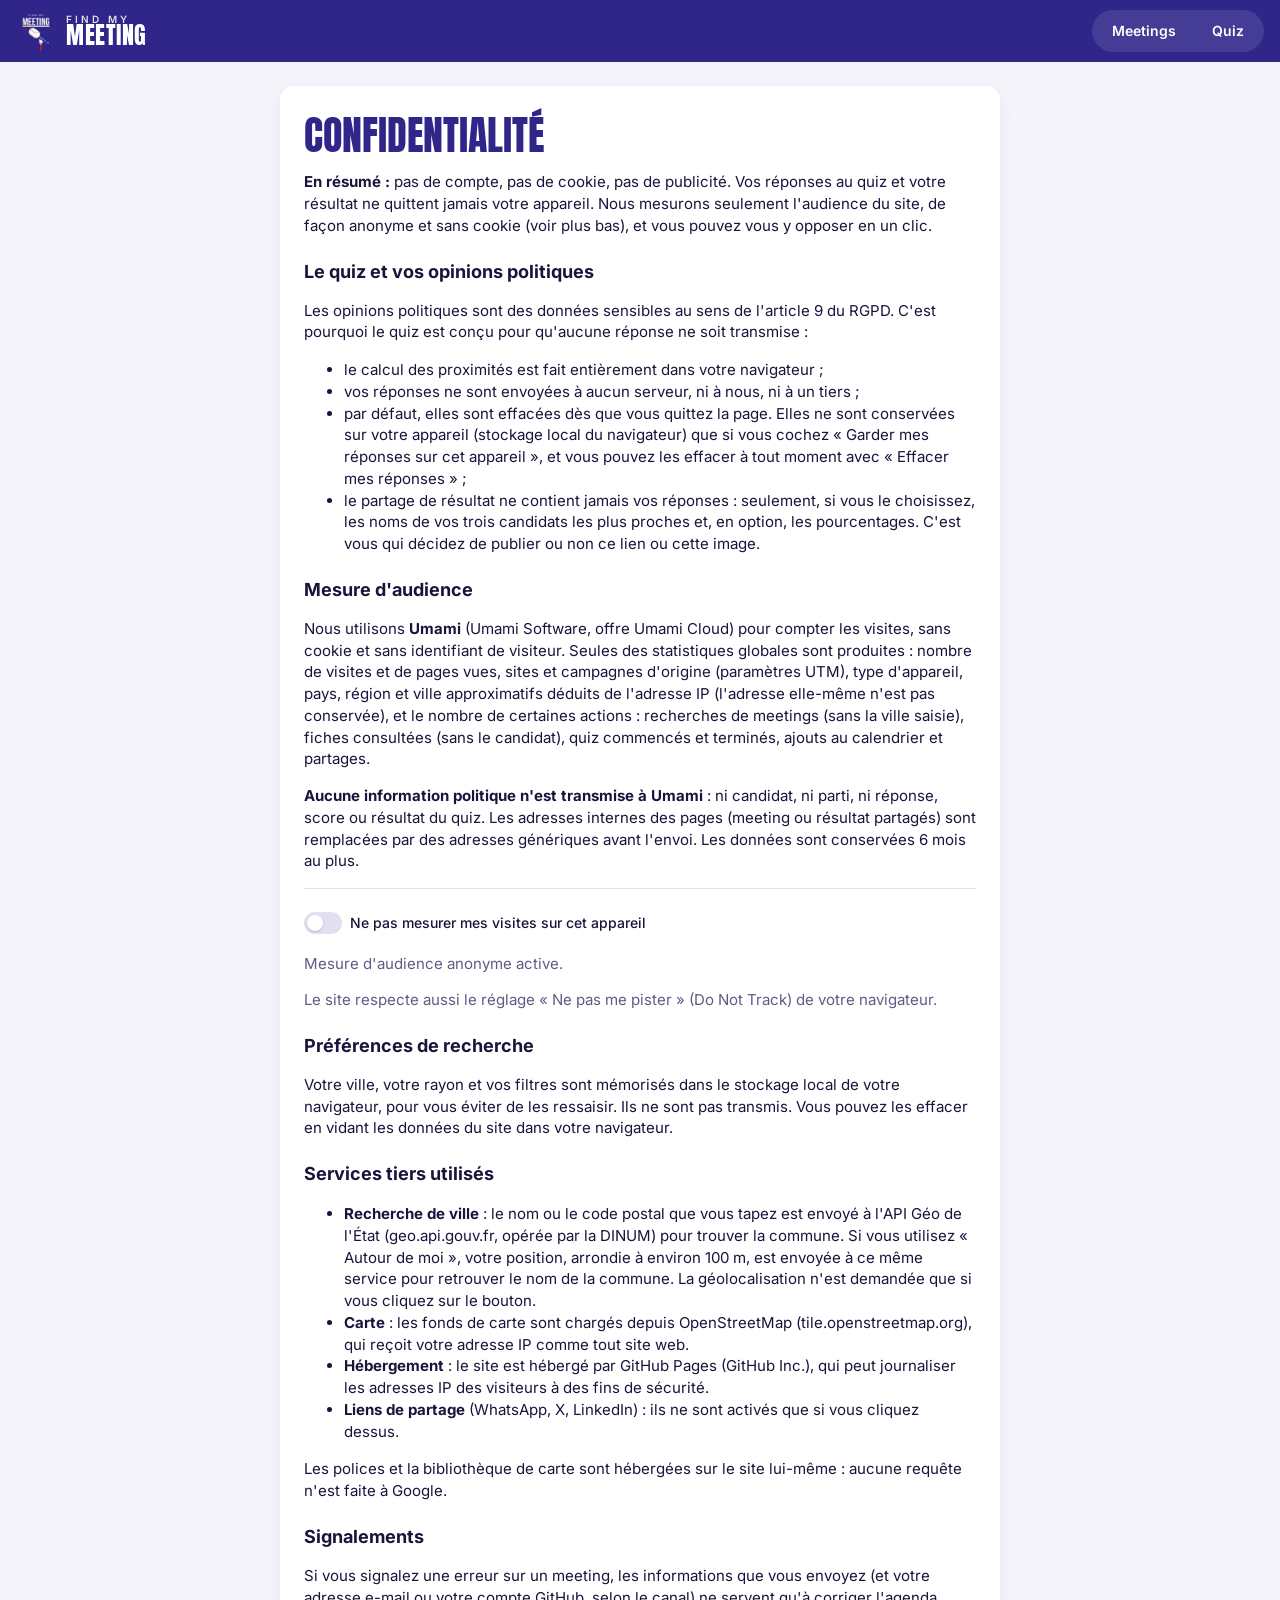
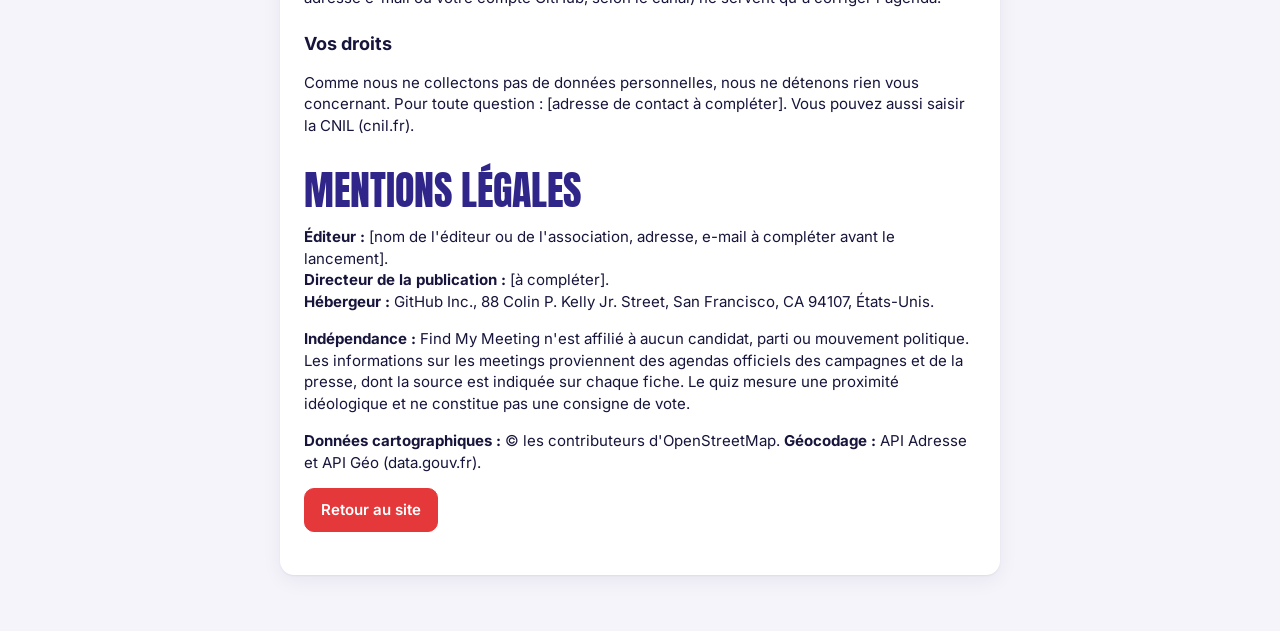
<file: site/confidentialite.html>
<!doctype html>
<html lang="fr">
<head>
  <meta charset="utf-8">
  <meta name="viewport" content="width=device-width, initial-scale=1">
  <title>Confidentialité et mentions légales - Find My Meeting</title>
  <meta name="description" content="Politique de confidentialité et mentions légales de Find My Meeting : aucune donnée personnelle collectée, quiz calculé dans votre navigateur.">
  <link rel="canonical" href="https://julio06200.github.io/find-my-meeting/confidentialite.html">
  <meta name="theme-color" content="#302689">
  <link rel="icon" href="favicon.ico" sizes="48x48">
  <link rel="stylesheet" href="styles.css?v=5">
  <script src="config.js?v=4"></script>
  <script src="analytics.js?v=3" defer></script>
</head>
<body>
  <header class="topbar">
    <a class="brand" href="./" aria-label="Find My Meeting - accueil">
      <img src="assets/logo-96.png" alt="" width="40" height="40">
      <span class="brand-text"><small>Find my</small>Meeting</span>
    </a>
    <nav class="tabs" aria-label="Sections"><a href="./#meetings">Meetings</a><a href="./#quiz">Quiz</a></nav>
  </header>
  <main id="view-methodologie" class="view">
    <article class="quiz-card prose">
      <h1>Confidentialité</h1>
      <p><b>En résumé :</b> pas de compte, pas de cookie, pas de publicité. Vos réponses au quiz et votre résultat ne quittent jamais votre appareil. Nous mesurons seulement l'audience du site, de façon anonyme et sans cookie (voir plus bas), et vous pouvez vous y opposer en un clic.</p>

      <h2>Le quiz et vos opinions politiques</h2>
      <p>Les opinions politiques sont des données sensibles au sens de l'article 9 du RGPD. C'est pourquoi le quiz est conçu pour qu'aucune réponse ne soit transmise :</p>
      <ul>
        <li>le calcul des proximités est fait entièrement dans votre navigateur ;</li>
        <li>vos réponses ne sont envoyées à aucun serveur, ni à nous, ni à un tiers ;</li>
        <li>par défaut, elles sont effacées dès que vous quittez la page. Elles ne sont conservées sur votre appareil (stockage local du navigateur) que si vous cochez « Garder mes réponses sur cet appareil », et vous pouvez les effacer à tout moment avec « Effacer mes réponses » ;</li>
        <li>le partage de résultat ne contient jamais vos réponses : seulement, si vous le choisissez, les noms de vos trois candidats les plus proches et, en option, les pourcentages. C'est vous qui décidez de publier ou non ce lien ou cette image.</li>
      </ul>

      <h2>Mesure d'audience</h2>
      <p>Nous utilisons <b>Umami</b> (Umami Software, offre Umami Cloud) pour compter les visites, sans cookie et sans identifiant de visiteur. Seules des statistiques globales sont produites : nombre de visites et de pages vues, sites et campagnes d'origine (paramètres UTM), type d'appareil, pays, région et ville approximatifs déduits de l'adresse IP (l'adresse elle-même n'est pas conservée), et le nombre de certaines actions : recherches de meetings (sans la ville saisie), fiches consultées (sans le candidat), quiz commencés et terminés, ajouts au calendrier et partages.</p>
      <p><b>Aucune information politique n'est transmise à Umami</b> : ni candidat, ni parti, ni réponse, score ou résultat du quiz. Les adresses internes des pages (meeting ou résultat partagés) sont remplacées par des adresses génériques avant l'envoi. Les données sont conservées 6 mois au plus.</p>
      <div class="privacy-box">
        <label class="switch"><input type="checkbox" id="stats-optout"><span></span>Ne pas mesurer mes visites sur cet appareil</label>
        <p class="fine" id="stats-state" aria-live="polite"></p>
      </div>
      <p class="fine">Le site respecte aussi le réglage « Ne pas me pister » (Do Not Track) de votre navigateur.</p>

      <h2>Préférences de recherche</h2>
      <p>Votre ville, votre rayon et vos filtres sont mémorisés dans le stockage local de votre navigateur, pour vous éviter de les ressaisir. Ils ne sont pas transmis. Vous pouvez les effacer en vidant les données du site dans votre navigateur.</p>

      <h2>Services tiers utilisés</h2>
      <ul>
        <li><b>Recherche de ville</b> : le nom ou le code postal que vous tapez est envoyé à l'API Géo de l'État (geo.api.gouv.fr, opérée par la DINUM) pour trouver la commune. Si vous utilisez « Autour de moi », votre position, arrondie à environ 100 m, est envoyée à ce même service pour retrouver le nom de la commune. La géolocalisation n'est demandée que si vous cliquez sur le bouton.</li>
        <li><b>Carte</b> : les fonds de carte sont chargés depuis OpenStreetMap (tile.openstreetmap.org), qui reçoit votre adresse IP comme tout site web.</li>
        <li><b>Hébergement</b> : le site est hébergé par GitHub Pages (GitHub Inc.), qui peut journaliser les adresses IP des visiteurs à des fins de sécurité.</li>
        <li><b>Liens de partage</b> (WhatsApp, X, LinkedIn) : ils ne sont activés que si vous cliquez dessus.</li>
      </ul>
      <p>Les polices et la bibliothèque de carte sont hébergées sur le site lui-même : aucune requête n'est faite à Google.</p>

      <h2>Signalements</h2>
      <p>Si vous signalez une erreur sur un meeting, les informations que vous envoyez (et votre adresse e-mail ou votre compte GitHub, selon le canal) ne servent qu'à corriger l'agenda.</p>

      <h2>Vos droits</h2>
      <p>Comme nous ne collectons pas de données personnelles, nous ne détenons rien vous concernant. Pour toute question : <span id="contact">[adresse de contact à compléter]</span>. Vous pouvez aussi saisir la CNIL (cnil.fr).</p>

      <h1 style="margin-top:32px">Mentions légales</h1>
      <p><b>Éditeur :</b> [nom de l'éditeur ou de l'association, adresse, e-mail à compléter avant le lancement].<br>
      <b>Directeur de la publication :</b> [à compléter].<br>
      <b>Hébergeur :</b> GitHub Inc., 88 Colin P. Kelly Jr. Street, San Francisco, CA 94107, États-Unis.</p>
      <p><b>Indépendance :</b> Find My Meeting n'est affilié à aucun candidat, parti ou mouvement politique. Les informations sur les meetings proviennent des agendas officiels des campagnes et de la presse, dont la source est indiquée sur chaque fiche. Le quiz mesure une proximité idéologique et ne constitue pas une consigne de vote.</p>
      <p><b>Données cartographiques :</b> © les contributeurs d'OpenStreetMap. <b>Géocodage :</b> API Adresse et API Géo (data.gouv.fr).</p>
      <p><a class="btn primary" href="./">Retour au site</a></p>
    </article>
  </main>
<script>
  (function () {
    var box = document.getElementById("stats-optout"), st = document.getElementById("stats-state");
    function sync() {
      var off = false; try { off = localStorage.getItem("umami.disabled") === "1"; } catch (e) {}
      box.checked = off; st.textContent = off ? "Vos visites ne sont pas mesurées sur cet appareil." : "Mesure d'audience anonyme active.";
    }
    box.addEventListener("change", function () {
      try {
        if (box.checked) { localStorage.setItem("umami.disabled", "1"); localStorage.setItem("fmm.noStats", "1"); }
        else { localStorage.removeItem("umami.disabled"); localStorage.removeItem("fmm.noStats"); }
      } catch (e) {}
      sync();
    });
    sync();
    document.addEventListener("DOMContentLoaded", function () { if (window.fmmStats) window.fmmStats.view("/confidentialite"); });
  })();
</script>
</body>
</html>
</file>
<file: site/styles.css>
/* Polices hébergées sur le site (pas d'appel à Google : RGPD + rapidité) */
@font-face { font-family: Anton; src: url(assets/fonts/anton-latin.woff2) format("woff2"); font-weight: 400; font-display: swap; }
@font-face { font-family: Inter; src: url(assets/fonts/inter-latin.woff2) format("woff2"); font-weight: 100 900; font-display: swap; }

:root {
  --indigo: #302689;
  --indigo-2: #3F35B0;
  --red: #E5383B;
  --red-2: #C42528;
  --green: #1E8E4E;
  --amber: #A86500;
  --bg: #F5F4FB;
  --surface: #FFFFFF;
  --text: #17153B;
  --muted: #5F5B85;
  --line: #E2E0F0;
  --chip: #ECEAF8;
  --ok-bg: #E3F5EA;
  --warn-bg: #FFF1D6;
  --ko-bg: #FDE4E4;
  --shadow: 0 1px 2px rgba(23,21,59,.06), 0 6px 20px rgba(23,21,59,.06);
  --radius: 14px;
  color-scheme: light;
}
@media (prefers-color-scheme: dark) {
  :root:not([data-theme="light"]) {
    --bg: #0F0D2A; --surface: #1A1742; --text: #F1F0FF; --muted: #A9A5D6;
    --line: #2E2A63; --chip: #262259; --shadow: 0 1px 2px rgba(0,0,0,.3);
    --ok-bg: #12382A; --warn-bg: #3A2C0E; --ko-bg: #3F1820; --green: #5FD394; --amber: #F2B54B;
    color-scheme: dark;
  }
}
:root[data-theme="dark"] {
  --bg: #0F0D2A; --surface: #1A1742; --text: #F1F0FF; --muted: #A9A5D6;
  --line: #2E2A63; --chip: #262259; --shadow: 0 1px 2px rgba(0,0,0,.3);
  --ok-bg: #12382A; --warn-bg: #3A2C0E; --ko-bg: #3F1820; --green: #5FD394; --amber: #F2B54B;
  color-scheme: dark;
}

* { box-sizing: border-box; }
html, body { margin: 0; }
html { -webkit-text-size-adjust: 100%; }
body {
  font-family: Inter, system-ui, -apple-system, "Segoe UI", sans-serif;
  background: var(--bg); color: var(--text);
  line-height: 1.45; -webkit-font-smoothing: antialiased;
}
a { color: inherit; }
.link { color: var(--indigo-2); font-weight: 600; }
button, input, select { font: inherit; color: inherit; }
[hidden] { display: none !important; }
.sr { position: absolute; width: 1px; height: 1px; overflow: hidden; clip: rect(0 0 0 0); white-space: nowrap; }
.skip { position: absolute; left: -999px; top: 8px; background: #fff; color: var(--indigo); padding: 8px 12px; border-radius: 8px; z-index: 2000; }
.skip:focus { left: 8px; }
:focus-visible { outline: 2px solid var(--indigo-2); outline-offset: 2px; }

/* ---------- top bar ---------- */
.topbar {
  position: sticky; top: 0; z-index: 1000;
  display: flex; align-items: center; justify-content: space-between; gap: 12px;
  padding: 10px max(16px, env(safe-area-inset-left)); background: var(--indigo); color: #fff;
}
.brand { display: flex; align-items: center; gap: 10px; text-decoration: none; }
.brand img { border-radius: 8px; }
.brand-text { font-family: Anton, Impact, sans-serif; font-size: 24px; letter-spacing: .5px; text-transform: uppercase; line-height: .95; display: flex; flex-direction: column; }
.brand-text small { font-family: Inter, sans-serif; font-size: 10px; letter-spacing: 3px; font-weight: 600; opacity: .85; }
.tabs { display: flex; gap: 4px; background: rgba(255,255,255,.1); padding: 4px; border-radius: 999px; }
.tabs a { text-decoration: none; padding: 7px 16px; border-radius: 999px; font-weight: 600; font-size: 14px; }
.tabs a.on { background: #fff; color: var(--indigo); }

/* ---------- hero ---------- */
.hero { background: var(--indigo); color: #fff; padding: 18px 16px 70px; text-align: center; }
.hero h1 { font-family: Anton, Impact, sans-serif; font-weight: 400; text-transform: uppercase; font-size: clamp(26px, 5vw, 44px); line-height: 1.2; margin: 8px 0; letter-spacing: .5px; }
.hero h1 span { color: #fff; background: var(--red); padding: 0 8px; box-decoration-break: clone; -webkit-box-decoration-break: clone; }
.updated { opacity: .85; font-size: 13px; margin: 10px 0 0; }

/* ---------- filters ---------- */
.filters {
  max-width: 1200px; margin: -52px auto 0; position: relative; z-index: 500;
  background: var(--surface); border-radius: var(--radius); box-shadow: var(--shadow);
  padding: 14px; display: grid; grid-template-columns: minmax(0, 1fr); gap: 12px; margin-inline: max(16px, calc((100% - 1200px) / 2));
}
.filters > * { min-width: 0; }
.f-row { display: flex; flex-wrap: wrap; gap: 10px; align-items: flex-end; }
.f-inline { display: flex; gap: 8px; flex-wrap: wrap; }
.f-inline select { width: auto; min-width: 110px; flex: 1 1 110px; }
.field { display: flex; flex-direction: column; gap: 4px; min-width: 140px; }
.field.grow { flex: 1 1 260px; min-width: 0; }
.field label, .label { font-size: 12px; font-weight: 600; color: var(--muted); text-transform: uppercase; letter-spacing: .5px; }
input[type=text], input[type=search], select {
  height: 44px; border: 1px solid var(--line); border-radius: 10px; padding: 0 12px; background: var(--surface); width: 100%;
  font-size: 16px; /* évite le zoom automatique sur iPhone */
}
input[type=search]::-webkit-search-cancel-button { cursor: pointer; }
.combo { position: relative; }
.suggest { position: absolute; left: 0; right: 0; top: 48px; margin: 0; padding: 4px; list-style: none; background: var(--surface); border: 1px solid var(--line); border-radius: 10px; box-shadow: var(--shadow); z-index: 20; }
.suggest li { padding: 11px 10px; border-radius: 8px; cursor: pointer; display: flex; justify-content: space-between; gap: 8px; }
.suggest li small { color: var(--muted); }
.suggest li:hover, .suggest li.active { background: var(--chip); }

.btn { height: 44px; padding: 0 16px; border-radius: 10px; border: 1px solid var(--line); background: var(--surface); cursor: pointer; font-weight: 600; white-space: nowrap; display: inline-flex; align-items: center; justify-content: center; gap: 6px; text-decoration: none; }
.btn.small { height: 36px; padding: 0 12px; font-size: 14px; }
.btn.ghost:hover { background: var(--chip); }
.btn.primary { background: var(--red); border-color: var(--red); color: #fff; }
.btn.primary:hover { background: var(--red-2); }
.btn.big { height: 52px; padding: 0 28px; font-size: 17px; border-radius: 999px; }

.switch { display: inline-flex; align-items: center; gap: 8px; font-size: 14px; font-weight: 500; cursor: pointer; min-height: 44px; user-select: none; position: relative; }
.switch input { position: absolute; opacity: 0; }
.switch span { width: 38px; height: 22px; background: var(--line); border-radius: 999px; position: relative; transition: .2s; flex: none; }
.switch span::after { content: ""; position: absolute; top: 3px; left: 3px; width: 16px; height: 16px; background: #fff; border-radius: 50%; transition: .2s; box-shadow: 0 1px 2px rgba(0,0,0,.2); }
.switch input:checked + span { background: var(--red); }
.switch input:checked + span::after { left: 19px; }
.switch input:focus-visible + span { outline: 2px solid var(--indigo-2); outline-offset: 2px; }

.seg-chips { display: inline-flex; background: var(--chip); border-radius: 999px; padding: 3px; gap: 2px; max-width: 100%; overflow-x: auto; }
.seg-chips button { border: 0; background: none; padding: 8px 14px; border-radius: 999px; font-weight: 600; font-size: 14px; cursor: pointer; white-space: nowrap; }
.seg-chips button[aria-checked="true"] { background: var(--indigo); color: #fff; }

.chips { display: flex; flex-wrap: wrap; gap: 6px; }
.chip { border: 1px solid var(--line); background: var(--surface); border-radius: 999px; padding: 7px 12px 7px 8px; font-size: 13px; cursor: pointer; display: inline-flex; align-items: center; gap: 6px; white-space: nowrap; }
.chip i { width: 10px; height: 10px; border-radius: 50%; display: inline-block; flex: none; }
.chip.on { background: var(--indigo); color: #fff; border-color: var(--indigo); }
.chip.all { font-weight: 600; padding-left: 12px; }

.more summary { cursor: pointer; font-weight: 600; font-size: 14px; color: var(--indigo-2); list-style: none; padding: 4px 0; }
.more summary::-webkit-details-marker { display: none; }
.more summary::before { content: "▸ "; }
.more[open] summary::before { content: "▾ "; }
.more .f-row { margin-top: 8px; align-items: center; }

/* ---------- results ---------- */
.results-head { max-width: 1200px; margin: 18px auto 8px; padding: 0 16px; display: flex; align-items: center; justify-content: space-between; gap: 12px; flex-wrap: wrap; }
#count { margin: 0; font-weight: 700; }
.legend { margin: 0; display: flex; gap: 6px; flex-wrap: wrap; }

.results { max-width: 1200px; margin: 0 auto 30px; padding: 0 16px; display: grid; grid-template-columns: minmax(0, 1fr) minmax(0, 1fr); gap: 16px; align-items: start; }
.map-wrap { position: sticky; top: 76px; }
#map { height: calc(100vh - 100px); min-height: 420px; border-radius: var(--radius); box-shadow: var(--shadow); z-index: 1; }

.list { display: grid; gap: 10px; }
.day { margin: 8px 0 0; font-size: 13px; font-weight: 700; text-transform: uppercase; letter-spacing: .6px; color: var(--muted); }
.day:first-child { margin-top: 0; }
.day b { color: var(--red); }

.card { background: var(--surface); border-radius: var(--radius); box-shadow: var(--shadow); display: grid; grid-template-columns: 64px 1fr; overflow: hidden; border-left: 5px solid var(--c, var(--indigo)); }
.card.hl { outline: 3px solid var(--c, var(--indigo)); }
.card.cancelled { opacity: .75; }
.card.cancelled h3 { text-decoration: line-through; }
.date { background: var(--chip); display: flex; flex-direction: column; align-items: center; justify-content: center; padding: 10px 4px; text-align: center; border: 0; cursor: pointer; color: inherit; }
.date b { font-family: Anton, Impact, sans-serif; font-weight: 400; font-size: 28px; line-height: 1; }
.date span { font-size: 12px; text-transform: uppercase; font-weight: 600; color: var(--muted); }
.date em { font-style: normal; font-size: 12px; font-weight: 700; margin-top: 2px; }
.body { padding: 12px 14px; min-width: 0; }
.body h3 { margin: 4px 0 2px; font-size: 16px; line-height: 1.3; overflow-wrap: anywhere; }
.who { font-size: 13px; color: var(--muted); margin: 0 0 6px; }
.who b { color: var(--text); }
.where { font-size: 14px; margin: 0; overflow-wrap: anywhere; }
.speakers { font-size: 13px; color: var(--muted); margin: 4px 0 0; }
.note { font-size: 13px; margin: 6px 0 0; padding: 6px 8px; border-radius: 8px; background: var(--warn-bg); }
.card.cancelled .note { background: var(--ko-bg); }
.changes { font-size: 12px; color: var(--muted); margin: 4px 0 0; }
.badges { display: flex; flex-wrap: wrap; gap: 6px; margin-top: 8px; }
.badge { font-size: 11px; font-weight: 700; text-transform: uppercase; letter-spacing: .4px; padding: 3px 8px; border-radius: 999px; background: var(--chip); color: var(--muted); }
.badge.red { background: var(--red); color: #fff; }
.badge.warn { background: var(--warn-bg); color: var(--amber); }
.badge.dist { background: var(--indigo); color: #fff; }
.st { font-size: 11px; font-weight: 700; text-transform: uppercase; letter-spacing: .4px; padding: 3px 8px; border-radius: 999px; display: inline-flex; align-items: center; gap: 4px; }
.st::before { content: ""; width: 7px; height: 7px; border-radius: 50%; background: currentColor; }
.st-confirme { background: var(--ok-bg); color: var(--green); }
.st-a_confirmer { background: var(--warn-bg); color: var(--amber); }
.st-annule { background: var(--ko-bg); color: var(--red); }
.source { font-size: 12px; color: var(--muted); margin: 8px 0 0; display: flex; flex-wrap: wrap; gap: 4px 10px; }
.source a { color: var(--indigo-2); font-weight: 600; }
.actions { display: flex; flex-wrap: wrap; gap: 6px; margin-top: 10px; }
.actions a, .actions button { font-size: 13px; font-weight: 600; text-decoration: none; padding: 8px 10px; min-height: 36px; border-radius: 8px; border: 1px solid var(--line); background: none; cursor: pointer; display: inline-flex; align-items: center; gap: 4px; }
.actions a:hover, .actions button:hover { background: var(--chip); }
.actions .report { border-color: transparent; color: var(--muted); font-weight: 500; }

.empty { background: var(--surface); border-radius: var(--radius); padding: 28px 20px; text-align: center; color: var(--muted); box-shadow: var(--shadow); }
.empty b { color: var(--text); display: block; margin-bottom: 4px; font-size: 17px; }
.shared-box { max-width: 1200px; margin: 16px auto 0; padding: 0 16px; }
.shared-box .kicker { margin: 0 0 6px; }

.pin { width: 30px; height: 30px; border-radius: 50% 50% 50% 0; transform: rotate(-45deg); border: 3px solid #fff; box-shadow: 0 2px 6px rgba(0,0,0,.35); background: var(--c); }
.pin.dashed { border-style: dashed; }
.pin.off { background: #9a98b0; }
.me-pin { width: 18px; height: 18px; border-radius: 50%; background: var(--red); border: 3px solid #fff; box-shadow: 0 0 0 6px rgba(229,56,59,.25); }
.leaflet-popup-content { font-family: Inter, sans-serif; font-size: 13px; margin: 12px 14px; }
.leaflet-popup-content b { font-size: 14px; }
.leaflet-popup-content .st { margin: 2px 0; }

.fab { display: none; }

/* ---------- quiz ---------- */
#view-quiz, #view-methodologie { padding: 24px 16px 40px; }
.quiz-card { max-width: 720px; margin: 0 auto 16px; background: var(--surface); border-radius: var(--radius); box-shadow: var(--shadow); padding: 28px 24px; }
.quiz-card h1 { font-family: Anton, Impact, sans-serif; font-weight: 400; text-transform: uppercase; font-size: clamp(28px, 6vw, 40px); margin: 0 0 10px; color: var(--indigo); line-height: 1.05; }
.h2 { font-size: 18px; margin: 0 0 10px; }
:root[data-theme="dark"] .quiz-card h1 { color: #fff; }
@media (prefers-color-scheme: dark) { :root:not([data-theme="light"]) .quiz-card h1 { color: #fff; } }
.center { text-align: center; }
.kicker { font-size: 12px; font-weight: 700; text-transform: uppercase; letter-spacing: 1px; color: var(--red); }
.fine { font-size: 12px; color: var(--muted); margin-top: 14px; }
.promises { list-style: none; padding: 0; margin: 16px auto 22px; display: grid; gap: 6px; font-size: 14px; max-width: 460px; text-align: left; }
.neutral-note { font-size: 14px; background: var(--chip); border-radius: 10px; padding: 10px 12px; margin: 8px 0; }
.progress { height: 6px; background: var(--chip); border-radius: 999px; overflow: hidden; margin-bottom: 18px; }
.progress span { display: block; height: 100%; background: var(--red); width: 0; transition: width .25s; }
.q-meta { font-size: 13px; color: var(--muted); font-weight: 600; text-transform: uppercase; letter-spacing: .5px; margin: 0; }
#q-text { font-size: clamp(20px, 4vw, 26px); line-height: 1.3; margin: 8px 0 20px; outline: none; }
.answers { display: grid; gap: 8px; }
.answers button { text-align: left; padding: 15px 16px; border-radius: 12px; border: 1px solid var(--line); background: var(--surface); cursor: pointer; font-weight: 600; font-size: 16px; }
.answers button:hover { border-color: var(--indigo-2); background: var(--chip); }
.answers button.on { background: var(--indigo); color: #fff; border-color: var(--indigo); }
.answers button.neutral { font-weight: 500; color: var(--muted); border-style: dashed; }
.q-foot { display: flex; justify-content: space-between; align-items: center; gap: 8px; margin-top: 14px; flex-wrap: wrap; }

.top3 { list-style: none; padding: 0; margin: 16px 0; display: grid; gap: 12px; }
.top3 > li { border: 2px solid var(--c); border-radius: 14px; padding: 14px; }
.t-head { display: flex; align-items: center; gap: 10px; }
.t-pos { font-family: Anton, Impact, sans-serif; font-size: 26px; width: 26px; color: var(--muted); }
.t-name { flex: 1; min-width: 0; }
.t-name b { display: block; font-size: 17px; }
.t-name small { color: var(--muted); }
.t-pct { font-family: Anton, Impact, sans-serif; font-size: 30px; line-height: 1; }
.bar { height: 8px; border-radius: 999px; background: var(--chip); margin-top: 8px; overflow: hidden; }
.bar span { display: block; height: 100%; background: var(--c); }
.topics { margin: 10px 0 0; display: grid; gap: 6px; font-size: 14px; }
.topics p { margin: 0; }
.tag { display: inline-block; font-size: 12px; font-weight: 600; padding: 2px 8px; border-radius: 999px; margin: 2px 2px 0 0; }
.tag.ok { background: var(--ok-bg); color: var(--green); }
.tag.ko { background: var(--ko-bg); color: var(--red); }
.explain { margin-top: 10px; font-size: 13px; }
.explain summary { cursor: pointer; font-weight: 600; color: var(--indigo-2); }
.explain table { width: 100%; border-collapse: collapse; margin-top: 8px; font-size: 13px; }
.explain th, .explain td { text-align: left; padding: 6px 4px; border-bottom: 1px solid var(--line); vertical-align: top; }
.explain th { font-size: 11px; text-transform: uppercase; color: var(--muted); }
.explain .src { margin-top: 8px; color: var(--muted); }
.result-actions { display: flex; gap: 8px; flex-wrap: wrap; margin: 6px 0 16px; }
.all-cands summary { cursor: pointer; font-weight: 600; color: var(--indigo-2); padding: 6px 0; }
.ranking { list-style: none; padding: 0; margin: 8px 0; display: grid; gap: 8px; }
.rank { display: grid; grid-template-columns: 26px 1fr 48px; align-items: center; gap: 8px; font-size: 14px; }
.rank small { color: var(--muted); }
.rank .bar { grid-column: 2 / 4; margin-top: 0; height: 6px; }
.rank-pct { font-weight: 700; text-align: right; }
.privacy-box { margin-top: 16px; border-top: 1px solid var(--line); padding-top: 12px; display: flex; flex-wrap: wrap; gap: 8px 16px; align-items: center; }
.privacy-box .fine { margin: 0; width: 100%; }
.result-where { display: flex; gap: 8px; flex-wrap: wrap; align-items: flex-end; margin: 0 0 10px; }
.mini { list-style: none; padding: 0; margin: 0 0 12px; display: grid; gap: 6px; }
.mini li { font-size: 13px; background: var(--chip); border-radius: 8px; padding: 9px 10px; display: flex; justify-content: space-between; gap: 8px; align-items: center; }
.mini a { font-weight: 600; white-space: nowrap; }
.mini-head { font-weight: 700; margin: 10px 0 6px; display: flex; align-items: center; gap: 6px; }
.mini-head i { width: 10px; height: 10px; border-radius: 50%; }
.top3.compact > li { text-align: left; }

.prose h2 { font-size: 18px; margin: 22px 0 6px; }
.prose p, .prose li { font-size: 15px; }
.prose code { background: var(--chip); padding: 1px 6px; border-radius: 6px; }
.prose table { border-collapse: collapse; font-size: 13px; width: 100%; }
.prose th, .prose td { border-bottom: 1px solid var(--line); padding: 6px 4px; text-align: left; }
.table-wrap { overflow-x: auto; }

/* ---------- dialog ---------- */
dialog { border: 0; border-radius: 16px; padding: 0; background: var(--surface); color: var(--text); width: min(560px, calc(100vw - 24px)); max-height: calc(100dvh - 24px); box-shadow: 0 20px 60px rgba(0,0,0,.35); }
dialog::backdrop { background: rgba(15,13,42,.6); }
.dlg { padding: 18px; display: grid; gap: 10px; }
.dlg-head { display: flex; justify-content: space-between; align-items: center; }
.dlg-head h2 { margin: 0; font-size: 18px; }
.x { border: 0; background: var(--chip); width: 36px; height: 36px; border-radius: 50%; cursor: pointer; font-size: 16px; }
.consent { border: 0; padding: 0; margin: 0; display: grid; gap: 8px; }
.check { display: flex; gap: 8px; align-items: center; font-size: 15px; min-height: 32px; }
.check input { width: 20px; height: 20px; accent-color: var(--red); }
.preview { background: var(--chip); border-radius: 12px; padding: 10px; display: flex; justify-content: center; }
.preview canvas { max-height: 38vh; max-width: 100%; height: auto; width: auto; border-radius: 8px; }
.share-grid { display: grid; grid-template-columns: repeat(3, 1fr); gap: 8px; }
.share-grid .btn { padding: 0 8px; font-size: 14px; }
.share-grid .btn.primary { grid-column: span 3; }
.dlg .fine { margin: 0; }

.toast { position: fixed; left: 50%; bottom: calc(24px + env(safe-area-inset-bottom)); transform: translateX(-50%); background: var(--text); color: var(--surface); padding: 10px 16px; border-radius: 999px; font-weight: 600; font-size: 14px; z-index: 3000; box-shadow: var(--shadow); }

.foot { text-align: center; font-size: 12px; color: var(--muted); padding: 10px 16px 30px; max-width: 760px; margin: 0 auto; }
.foot a { font-weight: 600; }

/* ---------- mobile ---------- */
@media (max-width: 860px) {
  .results { grid-template-columns: minmax(0, 1fr); }
  .results[data-mode="list"] .map-wrap { display: none; }
  .results[data-mode="map"] .list { display: none; }
  .map-wrap { position: static; }
  #map { height: calc(100dvh - 150px); min-height: 360px; }
  .brand-text { font-size: 20px; }
  .tabs a { padding: 7px 12px; }
  .hero { padding: 12px 16px 64px; }
  .hero h1 { font-size: 24px; }
  .f-inline { width: 100%; }
  .f-inline .btn { flex: 1 1 auto; }
  .field { flex: 1 1 140px; }
  /* candidats sur une ligne qui défile */
  .chips { flex-wrap: nowrap; overflow-x: auto; scrollbar-width: none; margin: 0 -14px; padding: 0 14px 2px; -webkit-overflow-scrolling: touch; }
  .chips::-webkit-scrollbar { display: none; }
  .legend { display: none; }
  .fab { display: inline-flex; position: fixed; z-index: 900; left: 50%; transform: translateX(-50%); bottom: calc(18px + env(safe-area-inset-bottom)); background: var(--text); color: var(--surface); border: 0; border-radius: 999px; padding: 12px 20px; font-weight: 700; font-size: 15px; box-shadow: 0 6px 20px rgba(0,0,0,.3); cursor: pointer; }
  .results { padding-bottom: 70px; }
  .quiz-card { padding: 22px 16px; }
  #view-quiz, #view-methodologie { padding: 14px 12px 30px; }
}
@media (max-width: 420px) {
  .brand-text { display: none; }
  .card { grid-template-columns: 54px 1fr; }
  .date b { font-size: 24px; }
  .share-grid { grid-template-columns: repeat(2, 1fr); }
  .share-grid .btn.primary { grid-column: span 2; }
}
@media (prefers-reduced-motion: reduce) { * { transition: none !important; } }

.result-actions .btn.big { white-space: normal; height: auto; min-height: 52px; padding: 10px 24px; }
</file>
